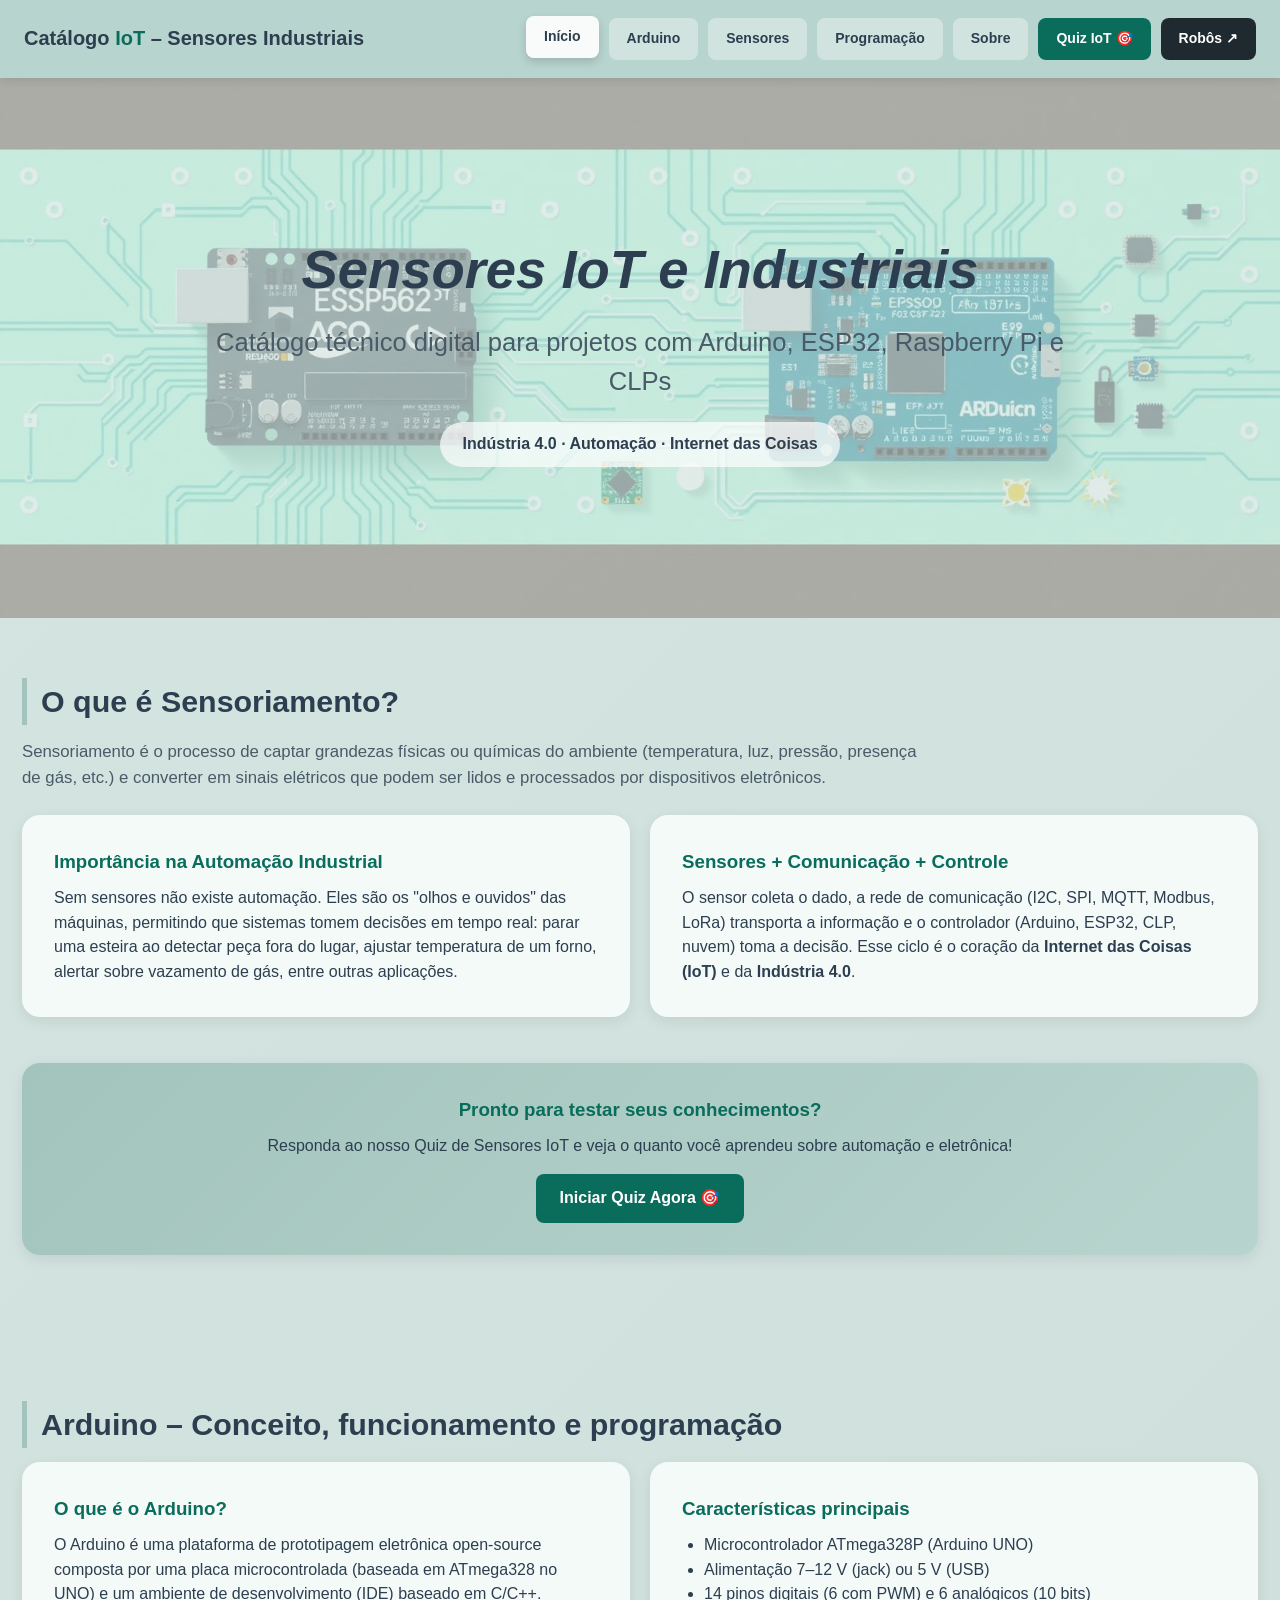
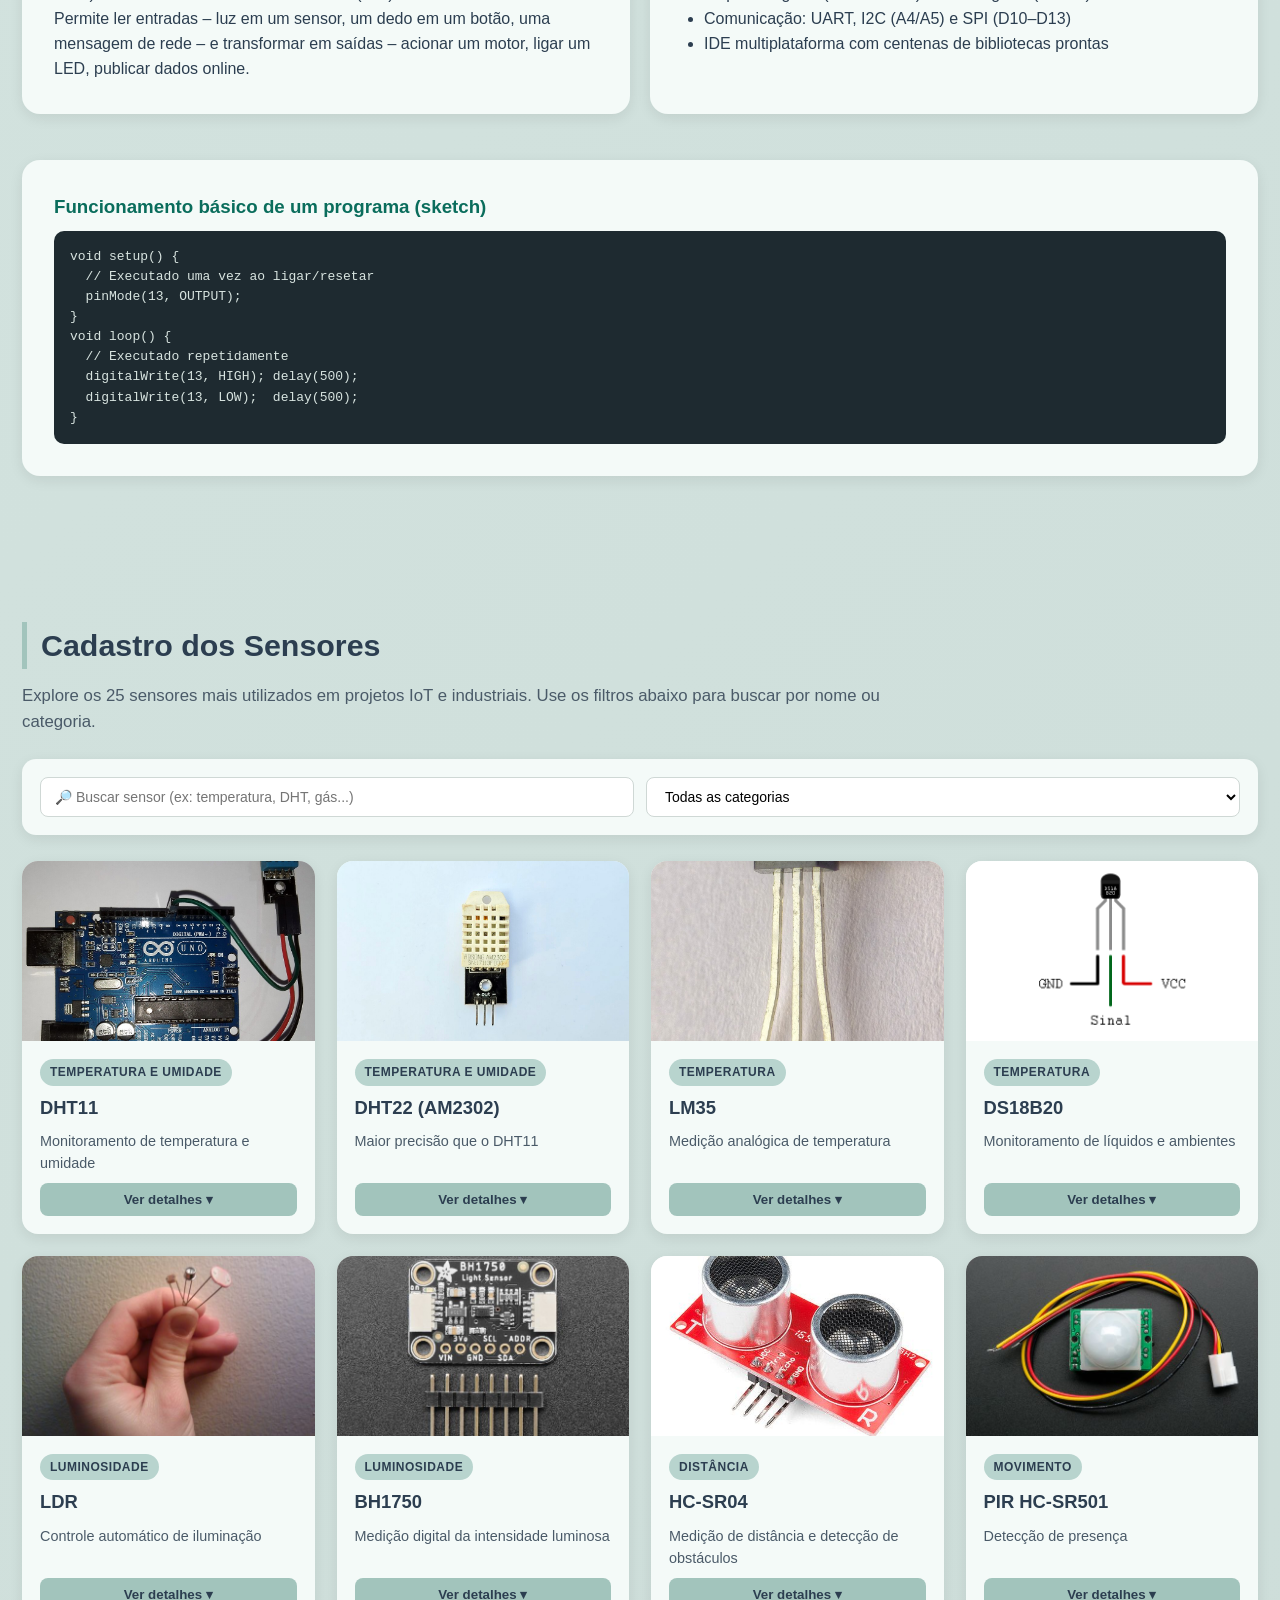
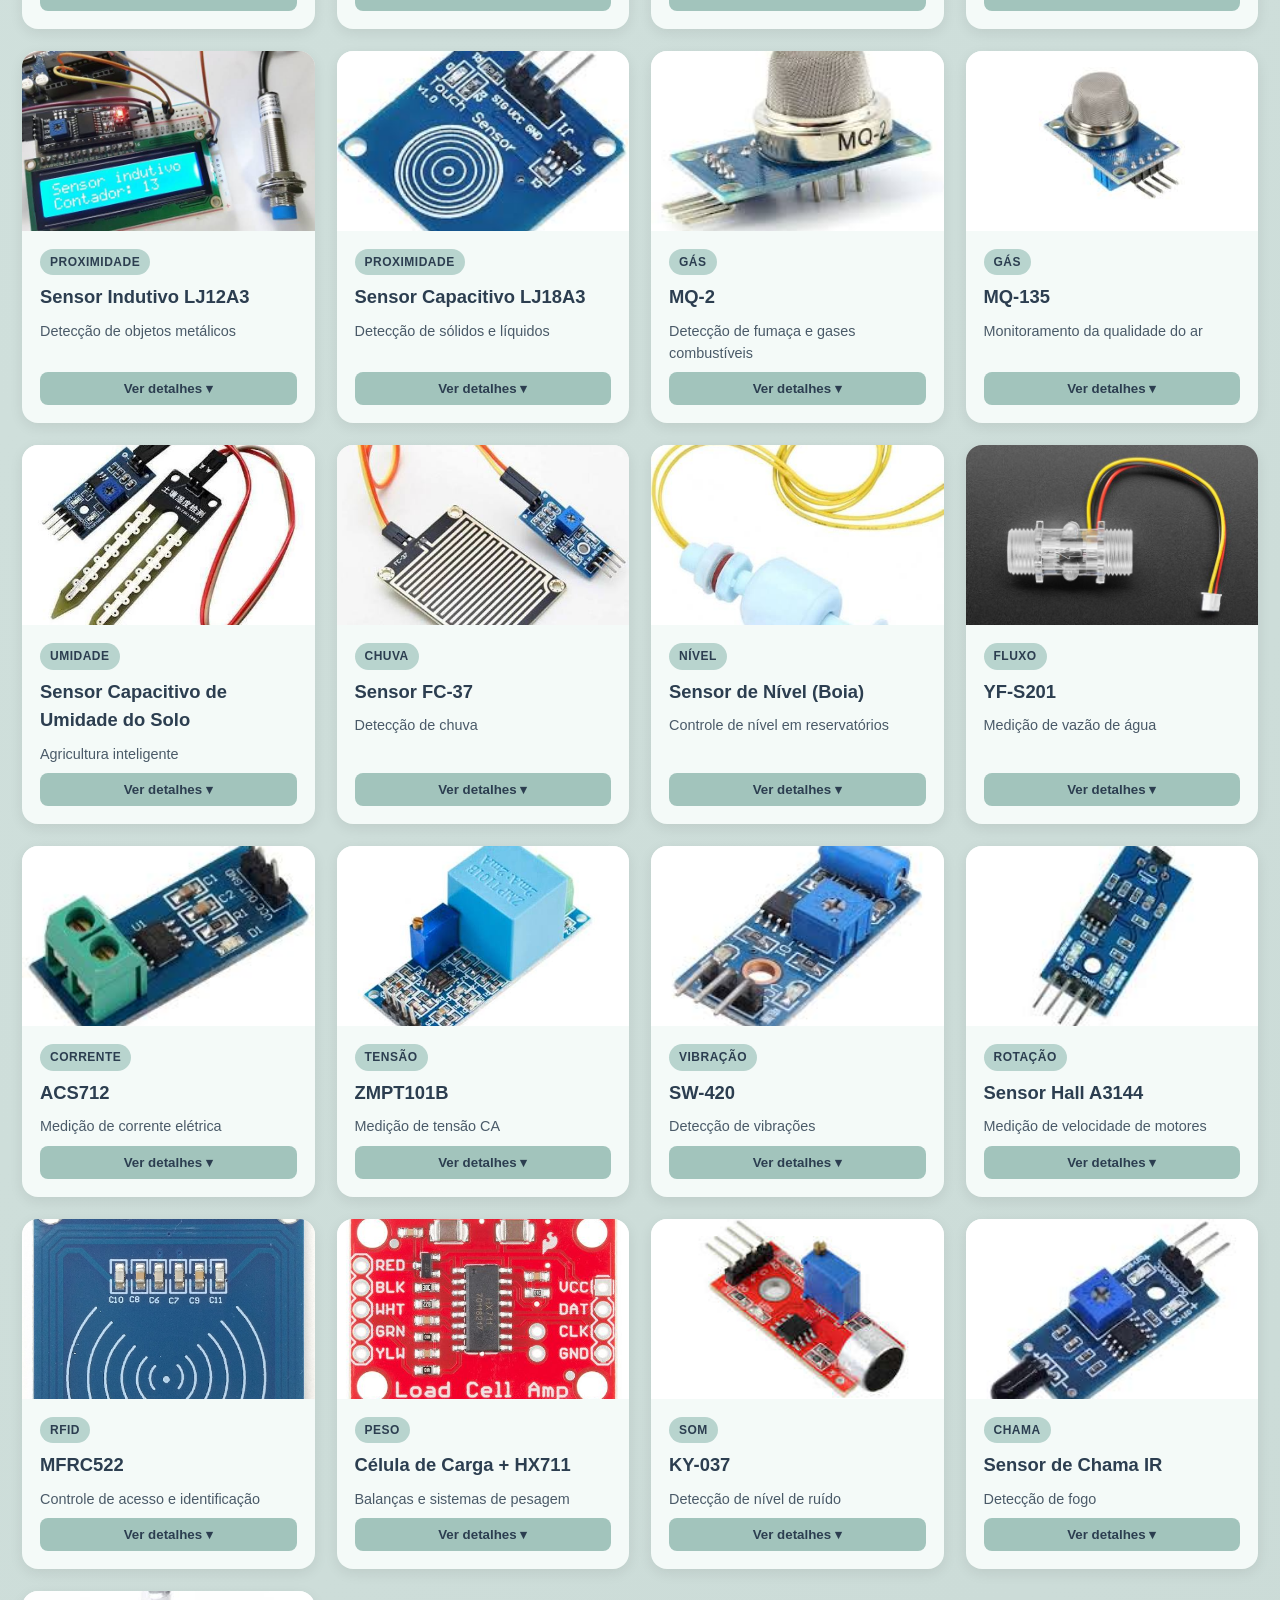
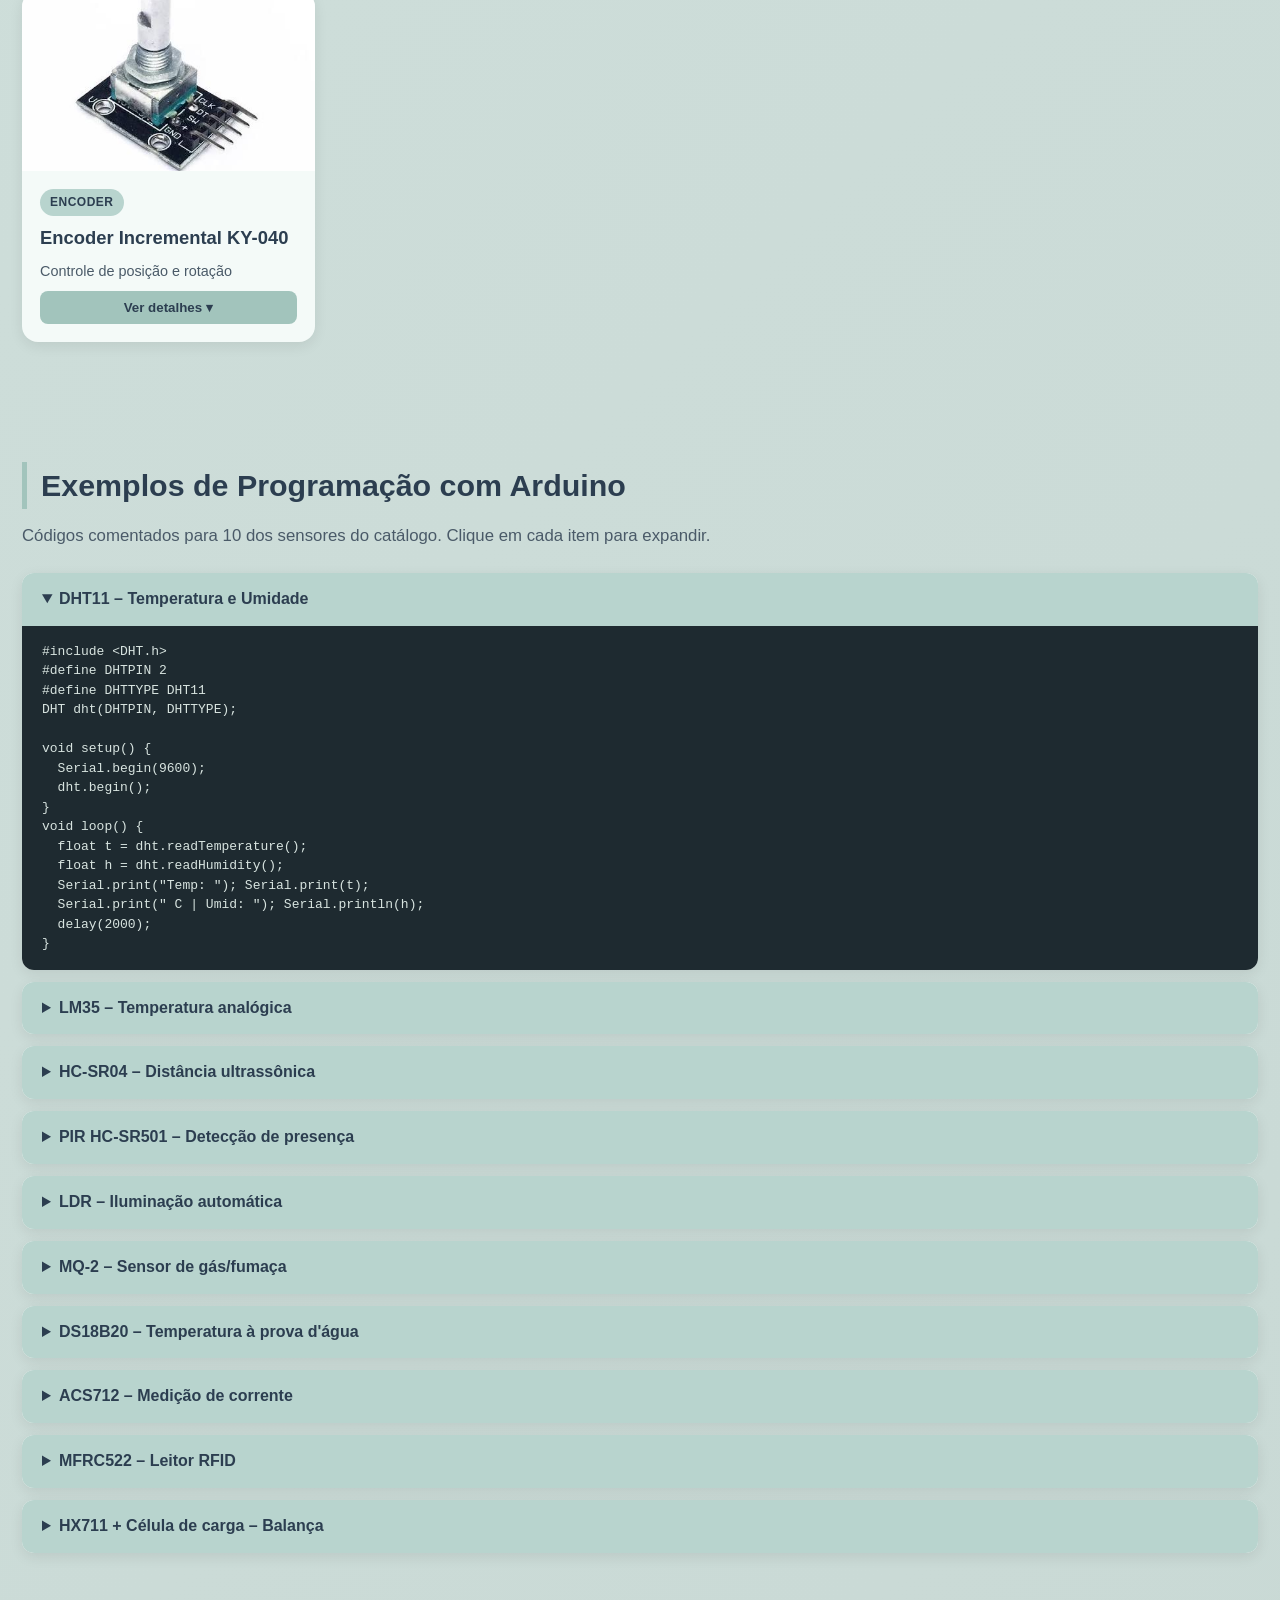
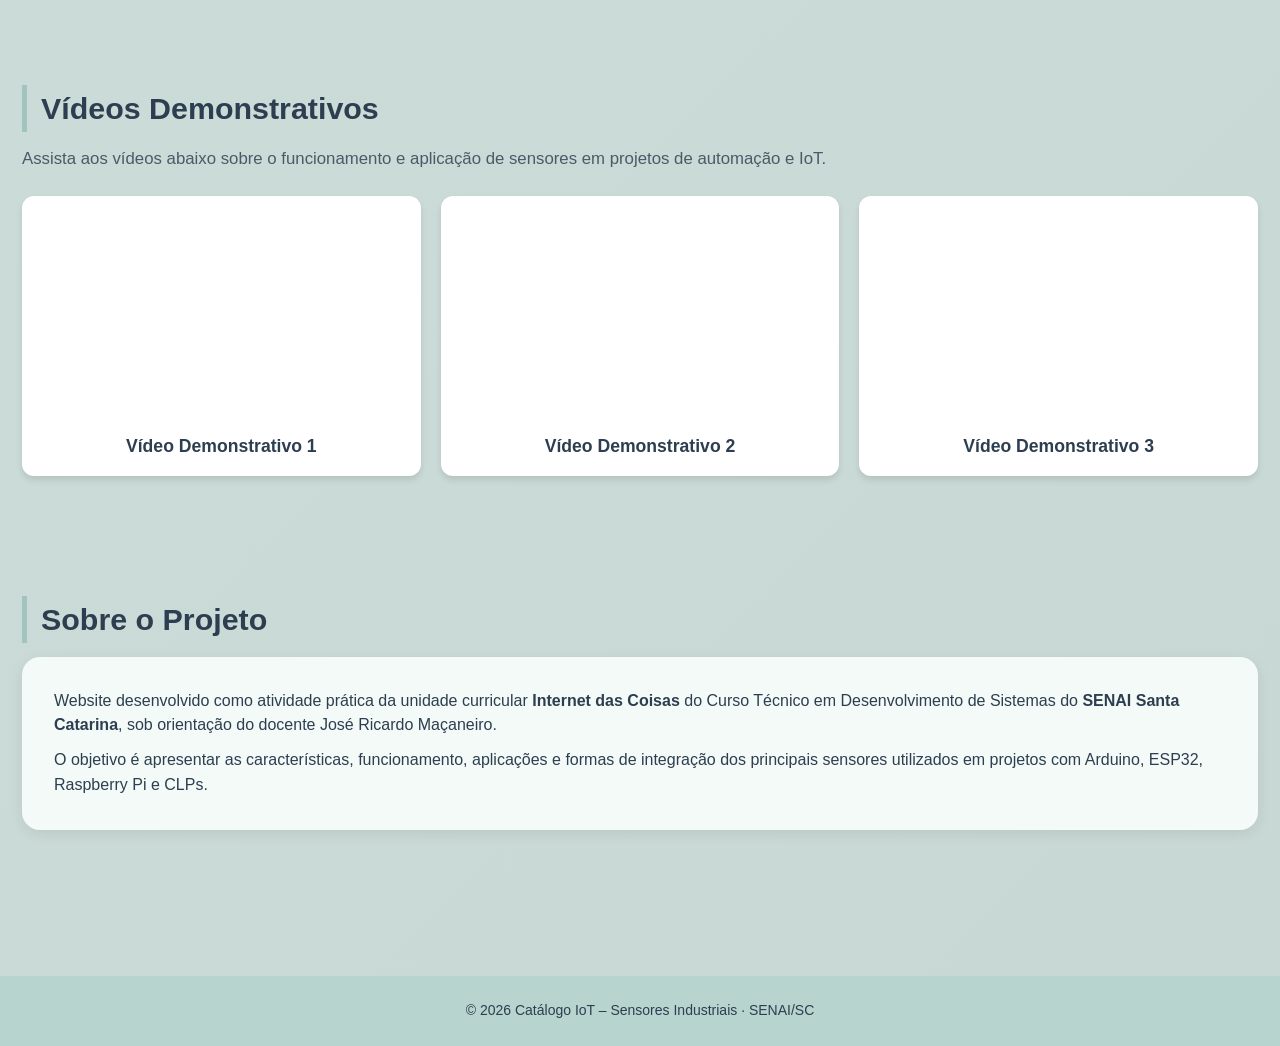
<file: index.html>
<!DOCTYPE html>
<html lang="pt-BR">
<head>
<meta charset="UTF-8">
<meta name="viewport" content="width=device-width, initial-scale=1">
<title>Catálogo IoT – Sensores Industriais | SENAI</title>
<script src="./script.js" defer></script>
<meta name="description" content="Catálogo técnico digital de sensores IoT e industriais para uso com Arduino, ESP32, Raspberry Pi e CLPs.">
<link rel="stylesheet" href="./styles.css">

</head>
<body>

<!-- ================= NAV ================= -->
<nav>
  <div class="nav-container">
    <div class="brand">Catálogo <span>IoT</span> – Sensores Industriais</div>
    <div class="nav-links">
      <a class="nav-link active" href="#inicio">Início</a>
      <a class="nav-link" href="#arduino">Arduino</a>
      <a class="nav-link" href="#sensores">Sensores</a>
      <a class="nav-link" href="#programacao">Programação</a>
      <a class="nav-link" href="#sobre">Sobre</a>
      <a class="nav-link" href="quiz.html" style="background: #0a6d5c; color: white;">
        Quiz IoT 🎯
      </a>
      <a class="nav-link" href="https://site-macaneiro.vercel.app/" target="_blank" style="background: #1e2a30; color: white;">
        Robôs ↗
      </a>
    </div>
  </div>
</nav>

<!-- ================= HERO ================= -->
<header class="hero" id="inicio">
  <div class="hero-content">
    <h1>Sensores IoT e Industriais</h1>
    <h2>Catálogo técnico digital para projetos com Arduino, ESP32, Raspberry Pi e CLPs</h2>
    <span class="tag">Indústria 4.0 · Automação · Internet das Coisas</span>
  </div>
</header>

<!-- ================= INÍCIO – conceitos ================= -->
<section class="page">
  <h2 class="section-title">O que é Sensoriamento?</h2>
  <p class="lead">Sensoriamento é o processo de captar grandezas físicas ou químicas do ambiente (temperatura, luz, pressão, presença de gás, etc.) e converter em sinais elétricos que podem ser lidos e processados por dispositivos eletrônicos.</p>

  <div class="two-col">
    <div class="arduino-card">
      <h3>Importância na Automação Industrial</h3>
      <p>Sem sensores não existe automação. Eles são os "olhos e ouvidos" das máquinas, permitindo que sistemas tomem decisões em tempo real: parar uma esteira ao detectar peça fora do lugar, ajustar temperatura de um forno, alertar sobre vazamento de gás, entre outras aplicações.</p>
    </div>
    <div class="arduino-card">
      <h3>Sensores + Comunicação + Controle</h3>
      <p>O sensor coleta o dado, a rede de comunicação (I2C, SPI, MQTT, Modbus, LoRa) transporta a informação e o controlador (Arduino, ESP32, CLP, nuvem) toma a decisão. Esse ciclo é o coração da <b>Internet das Coisas (IoT)</b> e da <b>Indústria 4.0</b>.</p>
    </div>
  </div>

  <!-- Chamada para o Quiz -->
  <div class="arduino-card" style="margin-top:20px; background: linear-gradient(135deg, #a2c4bc 0%, #b8d4ce 100%); text-align: center;">
    <h3>Pronto para testar seus conhecimentos?</h3>
    <p style="margin-bottom: 15px;">Responda ao nosso Quiz de Sensores IoT e veja o quanto você aprendeu sobre automação e eletrônica!</p>
    <a href="quiz.html" class="btn-detail" style="display: inline-block; padding: 12px 24px; text-decoration: none; font-size: 1rem; background: #0a6d5c; color: white;">Iniciar Quiz Agora 🎯</a>
  </div>
</section>

<!-- ================= ARDUINO ================= -->
<section class="page" id="arduino">
  <h2 class="section-title">Arduino – Conceito, funcionamento e programação</h2>
  <div class="two-col">
    <div class="arduino-card">
      <h3>O que é o Arduino?</h3>
      <p>O Arduino é uma plataforma de prototipagem eletrônica open-source composta por uma placa microcontrolada (baseada em ATmega328 no UNO) e um ambiente de desenvolvimento (IDE) baseado em C/C++. Permite ler entradas – luz em um sensor, um dedo em um botão, uma mensagem de rede – e transformar em saídas – acionar um motor, ligar um LED, publicar dados online.</p>
    </div>
    <div class="arduino-card">
      <h3>Características principais</h3>
      <ul>
        <li>Microcontrolador ATmega328P (Arduino UNO)</li>
        <li>Alimentação 7–12 V (jack) ou 5 V (USB)</li>
        <li>14 pinos digitais (6 com PWM) e 6 analógicos (10 bits)</li>
        <li>Comunicação: UART, I2C (A4/A5) e SPI (D10–D13)</li>
        <li>IDE multiplataforma com centenas de bibliotecas prontas</li>
      </ul>
    </div>
  </div>
  <div class="arduino-card" style="margin-top:20px">
    <h3>Funcionamento básico de um programa (sketch)</h3>
<pre style="background:#1e2a30;color:#d8e4e0;padding:16px;border-radius:10px;overflow-x:auto"><code>void setup() {
  // Executado uma vez ao ligar/resetar
  pinMode(13, OUTPUT);
}
void loop() {
  // Executado repetidamente
  digitalWrite(13, HIGH); delay(500);
  digitalWrite(13, LOW);  delay(500);
}</code></pre>
  </div>
</section>

<!-- ================= SENSORES ================= -->
<section class="page" id="sensores">
  <h2 class="section-title">Cadastro dos Sensores</h2>
  <p class="lead">Explore os 25 sensores mais utilizados em projetos IoT e industriais. Use os filtros abaixo para buscar por nome ou categoria.</p>

  <div class="filters">
    <input type="text" id="q" placeholder="🔎 Buscar sensor (ex: temperatura, DHT, gás...)">
    <select id="cat">
      <option value="">Todas as categorias</option>
      <option value="Chama">Chama</option><option value="Chuva">Chuva</option><option value="Corrente">Corrente</option><option value="Distância">Distância</option><option value="Encoder">Encoder</option><option value="Fluxo">Fluxo</option><option value="Gás">Gás</option><option value="Luminosidade">Luminosidade</option><option value="Movimento">Movimento</option><option value="Nível">Nível</option><option value="Peso">Peso</option><option value="Proximidade">Proximidade</option><option value="RFID">RFID</option><option value="Rotação">Rotação</option><option value="Som">Som</option><option value="Temperatura">Temperatura</option><option value="Temperatura e Umidade">Temperatura e Umidade</option><option value="Tensão">Tensão</option><option value="Umidade">Umidade</option><option value="Vibração">Vibração</option>
    </select>
  </div>

  <div class="grid" id="grid">
    <article class="sensor-card" data-cat="Temperatura e Umidade" data-search="dht11 temperatura e umidade monitoramento de temperatura e umidade">
      <div class="card-img"><img src="images/dht11.jpg" alt="Sensor DHT11" loading="lazy"></div>
      <div class="card-body">
        <span class="badge">Temperatura e Umidade</span>
        <h3>DHT11</h3>
        <p class="app">Monitoramento de temperatura e umidade</p>
        <button class="btn-detail" aria-expanded="false">Ver detalhes ▾</button>
        <div class="details" hidden>
          <dl>
            <dt>Conceito</dt><dd>Sensor digital de baixo custo que mede temperatura e umidade relativa do ar em um único módulo.</dd>
            <dt>Princípio de funcionamento</dt><dd>Utiliza um termistor NTC para temperatura e um sensor capacitivo de polímero para umidade. Um microcontrolador interno converte os valores e envia via protocolo digital de fio único.</dd>
            <dt>Especificações técnicas</dt><dd>Alimentação 3.3–5V; Temp: 0–50°C (±2°C); Umidade: 20–90% (±5%); Taxa: 1 Hz.</dd>
            <dt>Tipo de sinal</dt><dd>Digital (1-Wire proprietário)</dd>
            <dt>Aplicações industriais / IoT</dt><dd>Estações meteorológicas, estufas, controle de HVAC residencial, monitoramento de datacenters simples.</dd>
            <dt>Exemplo de uso em projeto</dt><dd>Ligado a um Arduino UNO no pino D2 com biblioteca DHT.h para exibir temperatura e umidade em um display LCD I2C.</dd>
            <dt>Fabricantes / modelos comerciais</dt><dd>Aosong, ELEGOO, Robocore, HiLetgo</dd>
          </dl>
        </div>
      </div>
    </article>
    <article class="sensor-card" data-cat="Temperatura e Umidade" data-search="dht22 (am2302) temperatura e umidade maior precisão que o dht11">
      <div class="card-img"><img src="images/dht22.jpg" alt="Sensor DHT22 (AM2302)" loading="lazy"></div>
      <div class="card-body">
        <span class="badge">Temperatura e Umidade</span>
        <h3>DHT22 (AM2302)</h3>
        <p class="app">Maior precisão que o DHT11</p>
        <button class="btn-detail" aria-expanded="false">Ver detalhes ▾</button>
        <div class="details" hidden>
          <dl>
            <dt>Conceito</dt><dd>Versão aprimorada do DHT11, com maior faixa de medição e melhor precisão.</dd>
            <dt>Princípio de funcionamento</dt><dd>Mesmo princípio (termistor + capacitivo) porém com calibração de fábrica armazenada em memória interna.</dd>
            <dt>Especificações técnicas</dt><dd>Alimentação 3.3–6V; Temp: -40 a 80°C (±0.5°C); Umidade: 0–100% (±2%); Taxa: 0.5 Hz.</dd>
            <dt>Tipo de sinal</dt><dd>Digital (1-Wire proprietário)</dd>
            <dt>Aplicações industriais / IoT</dt><dd>Monitoramento agrícola, indústria alimentícia, climatização precisa, IoT ambiental.</dd>
            <dt>Exemplo de uso em projeto</dt><dd>Conectado a um ESP32 enviando dados de temperatura/umidade a cada 30s para um dashboard MQTT/Node-RED.</dd>
            <dt>Fabricantes / modelos comerciais</dt><dd>Aosong AM2302, Adafruit, DFRobot</dd>
          </dl>
        </div>
      </div>
    </article>
    <article class="sensor-card" data-cat="Temperatura" data-search="lm35 temperatura medição analógica de temperatura">
      <div class="card-img"><img src="images/lm35.jpg" alt="Sensor LM35" loading="lazy"></div>
      <div class="card-body">
        <span class="badge">Temperatura</span>
        <h3>LM35</h3>
        <p class="app">Medição analógica de temperatura</p>
        <button class="btn-detail" aria-expanded="false">Ver detalhes ▾</button>
        <div class="details" hidden>
          <dl>
            <dt>Conceito</dt><dd>Sensor analógico linear de temperatura que fornece 10 mV por °C.</dd>
            <dt>Princípio de funcionamento</dt><dd>Utiliza a variação da tensão base-emissor de um par de transistores em função da temperatura para gerar uma saída proporcional em milivolts.</dd>
            <dt>Especificações técnicas</dt><dd>Alimentação 4–30V; Faixa -55 a 150°C; Precisão ±0.5°C; Saída 10 mV/°C.</dd>
            <dt>Tipo de sinal</dt><dd>Analógico (tensão)</dd>
            <dt>Aplicações industriais / IoT</dt><dd>Termômetros digitais, controle de temperatura em processos, monitoramento de motores.</dd>
            <dt>Exemplo de uso em projeto</dt><dd>Ligado ao pino A0 do Arduino, valor lido por analogRead() e convertido em °C: temp = (leitura*5.0/1023)*100.</dd>
            <dt>Fabricantes / modelos comerciais</dt><dd>Texas Instruments, ON Semiconductor</dd>
          </dl>
        </div>
      </div>
    </article>
    <article class="sensor-card" data-cat="Temperatura" data-search="ds18b20 temperatura monitoramento de líquidos e ambientes">
      <div class="card-img"><img src="images/ds18b20.jpg" alt="Sensor DS18B20" loading="lazy"></div>
      <div class="card-body">
        <span class="badge">Temperatura</span>
        <h3>DS18B20</h3>
        <p class="app">Monitoramento de líquidos e ambientes</p>
        <button class="btn-detail" aria-expanded="false">Ver detalhes ▾</button>
        <div class="details" hidden>
          <dl>
            <dt>Conceito</dt><dd>Sensor digital de temperatura à prova d'água, usa protocolo OneWire.</dd>
            <dt>Princípio de funcionamento</dt><dd>Cada sensor possui um endereço único de 64 bits; converte temperatura em valor digital via ADC interno e transmite pelo barramento 1-Wire.</dd>
            <dt>Especificações técnicas</dt><dd>Alimentação 3.0–5.5V; Faixa -55 a 125°C; Precisão ±0.5°C; Resolução 9–12 bits.</dd>
            <dt>Tipo de sinal</dt><dd>Digital (1-Wire / OneWire)</dd>
            <dt>Aplicações industriais / IoT</dt><dd>Aquários, caldeiras, cervejarias artesanais, monitoramento de estufas, câmaras frias.</dd>
            <dt>Exemplo de uso em projeto</dt><dd>Vários sensores no mesmo pino do Arduino usando OneWire.h + DallasTemperature.h para monitorar caldeira e retorno.</dd>
            <dt>Fabricantes / modelos comerciais</dt><dd>Maxim/Analog Devices, Robocore</dd>
          </dl>
        </div>
      </div>
    </article>
    <article class="sensor-card" data-cat="Luminosidade" data-search="ldr luminosidade controle automático de iluminação">
      <div class="card-img"><img src="images/ldr.jpg" alt="Sensor LDR" loading="lazy"></div>
      <div class="card-body">
        <span class="badge">Luminosidade</span>
        <h3>LDR</h3>
        <p class="app">Controle automático de iluminação</p>
        <button class="btn-detail" aria-expanded="false">Ver detalhes ▾</button>
        <div class="details" hidden>
          <dl>
            <dt>Conceito</dt><dd>Resistor dependente da luz (Light Dependent Resistor); sua resistência diminui quando a incidência luminosa aumenta.</dd>
            <dt>Princípio de funcionamento</dt><dd>Composto de sulfeto de cádmio (CdS); a energia luminosa libera portadores de carga, reduzindo a resistência elétrica do material.</dd>
            <dt>Especificações técnicas</dt><dd>Resistência ~1MΩ no escuro e ~1kΩ na luz; Alimentação livre (com divisor de tensão).</dd>
            <dt>Tipo de sinal</dt><dd>Analógico (via divisor de tensão)</dd>
            <dt>Aplicações industriais / IoT</dt><dd>Postes com acendimento automático, sensores de presença de luz, contagem de rotação.</dd>
            <dt>Exemplo de uso em projeto</dt><dd>Divisor de tensão LDR+10kΩ ligado em A0 do Arduino; acende LED quando a leitura for menor que 300.</dd>
            <dt>Fabricantes / modelos comerciais</dt><dd>GL55xx, Vishay, genéricos</dd>
          </dl>
        </div>
      </div>
    </article>
    <article class="sensor-card" data-cat="Luminosidade" data-search="bh1750 luminosidade medição digital da intensidade luminosa">
      <div class="card-img"><img src="images/bh1750.jpg" alt="Sensor BH1750" loading="lazy"></div>
      <div class="card-body">
        <span class="badge">Luminosidade</span>
        <h3>BH1750</h3>
        <p class="app">Medição digital da intensidade luminosa</p>
        <button class="btn-detail" aria-expanded="false">Ver detalhes ▾</button>
        <div class="details" hidden>
          <dl>
            <dt>Conceito</dt><dd>Sensor digital de luminosidade que fornece leitura direta em lux.</dd>
            <dt>Princípio de funcionamento</dt><dd>Fotodiodo com resposta próxima ao olho humano; ADC de 16 bits converte o sinal e disponibiliza o valor via I2C.</dd>
            <dt>Especificações técnicas</dt><dd>Alimentação 2.4–3.6V; Faixa 1–65535 lux; Resolução 1 lux; Endereços I2C 0x23/0x5C.</dd>
            <dt>Tipo de sinal</dt><dd>Digital I2C</dd>
            <dt>Aplicações industriais / IoT</dt><dd>Automação de iluminação em prédios inteligentes, agricultura de precisão, câmeras.</dd>
            <dt>Exemplo de uso em projeto</dt><dd>ESP32 lendo lux via BH1750.h e ajustando via PWM a intensidade de uma fita LED.</dd>
            <dt>Fabricantes / modelos comerciais</dt><dd>Rohm Semiconductor, GY-30, GY-302</dd>
          </dl>
        </div>
      </div>
    </article>
    <article class="sensor-card" data-cat="Distância" data-search="hc-sr04 distância medição de distância e detecção de obstáculos">
      <div class="card-img"><img src="images/hcsr04.jpg" alt="Sensor HC-SR04" loading="lazy"></div>
      <div class="card-body">
        <span class="badge">Distância</span>
        <h3>HC-SR04</h3>
        <p class="app">Medição de distância e detecção de obstáculos</p>
        <button class="btn-detail" aria-expanded="false">Ver detalhes ▾</button>
        <div class="details" hidden>
          <dl>
            <dt>Conceito</dt><dd>Sensor ultrassônico que mede distância a objetos usando ondas sonoras de 40 kHz.</dd>
            <dt>Princípio de funcionamento</dt><dd>Emite pulso ultrassônico pelo TRIG; ao receber o eco no ECHO, calcula o tempo de ida e volta. Distância = (tempo * velocidade do som)/2.</dd>
            <dt>Especificações técnicas</dt><dd>Alimentação 5V; Faixa 2–400 cm; Precisão ±3 mm; Ângulo ~15°.</dd>
            <dt>Tipo de sinal</dt><dd>Digital (pulso TRIG/ECHO)</dd>
            <dt>Aplicações industriais / IoT</dt><dd>Robôs móveis, estacionamento veicular, medição de nível em silos, portas automáticas.</dd>
            <dt>Exemplo de uso em projeto</dt><dd>Robô Arduino que gira 90° quando lê distância menor que 20 cm à frente.</dd>
            <dt>Fabricantes / modelos comerciais</dt><dd>Elecfreaks, HC-SR04, HY-SRF05</dd>
          </dl>
        </div>
      </div>
    </article>
    <article class="sensor-card" data-cat="Movimento" data-search="pir hc-sr501 movimento detecção de presença">
      <div class="card-img"><img src="images/pir.jpg" alt="Sensor PIR HC-SR501" loading="lazy"></div>
      <div class="card-body">
        <span class="badge">Movimento</span>
        <h3>PIR HC-SR501</h3>
        <p class="app">Detecção de presença</p>
        <button class="btn-detail" aria-expanded="false">Ver detalhes ▾</button>
        <div class="details" hidden>
          <dl>
            <dt>Conceito</dt><dd>Sensor infravermelho passivo (Passive InfraRed) que detecta variações de calor causadas por movimento humano/animal.</dd>
            <dt>Princípio de funcionamento</dt><dd>Dois elementos piroelétricos detectam radiação IR emitida por corpos; quando um corpo se move, gera diferencial de tensão interpretado como movimento.</dd>
            <dt>Especificações técnicas</dt><dd>Alimentação 5–12V; Alcance 3–7 m; Ângulo 120°; Delay/sensibilidade ajustáveis por trimpot.</dd>
            <dt>Tipo de sinal</dt><dd>Digital (nível alto ao detectar)</dd>
            <dt>Aplicações industriais / IoT</dt><dd>Alarmes residenciais, acendimento automático de luz, contagem de pessoas.</dd>
            <dt>Exemplo de uso em projeto</dt><dd>Ligado a ESP8266 para acender lâmpada Wi-Fi via relé e enviar notificação Telegram ao detectar presença.</dd>
            <dt>Fabricantes / modelos comerciais</dt><dd>HC-SR501, HC-SR505, AM312</dd>
          </dl>
        </div>
      </div>
    </article>
    <article class="sensor-card" data-cat="Proximidade" data-search="sensor indutivo lj12a3 proximidade detecção de objetos metálicos">
      <div class="card-img"><img src="images/indutivo.jpg" alt="Sensor Sensor Indutivo LJ12A3" loading="lazy"></div>
      <div class="card-body">
        <span class="badge">Proximidade</span>
        <h3>Sensor Indutivo LJ12A3</h3>
        <p class="app">Detecção de objetos metálicos</p>
        <button class="btn-detail" aria-expanded="false">Ver detalhes ▾</button>
        <div class="details" hidden>
          <dl>
            <dt>Conceito</dt><dd>Sensor de proximidade sem contato que detecta apenas materiais metálicos.</dd>
            <dt>Princípio de funcionamento</dt><dd>Uma bobina gera campo eletromagnético; ao aproximar um metal, correntes de Foucault alteram a impedância da bobina, ativando a saída.</dd>
            <dt>Especificações técnicas</dt><dd>Alimentação 6–36V; Distância 4 mm; Corrente 300 mA; Saída NPN ou PNP (NA/NF).</dd>
            <dt>Tipo de sinal</dt><dd>Digital (NPN/PNP, 24V industrial)</dd>
            <dt>Aplicações industriais / IoT</dt><dd>Contagem de peças em esteiras, fim de curso em máquinas CNC, controle de posição em CLPs.</dd>
            <dt>Exemplo de uso em projeto</dt><dd>Ligado a uma entrada digital de CLP Siemens para contar latas metálicas em uma linha de produção.</dd>
            <dt>Fabricantes / modelos comerciais</dt><dd>Autonics, Omron, Sick, Metaltex</dd>
          </dl>
        </div>
      </div>
    </article>
    <article class="sensor-card" data-cat="Proximidade" data-search="sensor capacitivo lj18a3 proximidade detecção de sólidos e líquidos">
      <div class="card-img"><img src="images/capacitivo.jpg" alt="Sensor Sensor Capacitivo LJ18A3" loading="lazy"></div>
      <div class="card-body">
        <span class="badge">Proximidade</span>
        <h3>Sensor Capacitivo LJ18A3</h3>
        <p class="app">Detecção de sólidos e líquidos</p>
        <button class="btn-detail" aria-expanded="false">Ver detalhes ▾</button>
        <div class="details" hidden>
          <dl>
            <dt>Conceito</dt><dd>Sensor de proximidade capaz de detectar qualquer material (metal, plástico, líquido, vidro).</dd>
            <dt>Princípio de funcionamento</dt><dd>Um capacitor forma-se entre a face do sensor e o alvo; a presença de material altera a capacitância, ativando a saída.</dd>
            <dt>Especificações técnicas</dt><dd>Alimentação 6–36V; Distância 1–25 mm; Saída NPN/PNP; NA/NF.</dd>
            <dt>Tipo de sinal</dt><dd>Digital (NPN/PNP, 24V industrial)</dd>
            <dt>Aplicações industriais / IoT</dt><dd>Detecção de nível de grãos, líquidos em tanques, presença de embalagens.</dd>
            <dt>Exemplo de uso em projeto</dt><dd>Instalado no exterior de um tanque plástico para acionar bomba quando o nível cai.</dd>
            <dt>Fabricantes / modelos comerciais</dt><dd>Autonics, Omron, Sick</dd>
          </dl>
        </div>
      </div>
    </article>
    <article class="sensor-card" data-cat="Gás" data-search="mq-2 gás detecção de fumaça e gases combustíveis">
      <div class="card-img"><img src="images/mq2.jpg" alt="Sensor MQ-2" loading="lazy"></div>
      <div class="card-body">
        <span class="badge">Gás</span>
        <h3>MQ-2</h3>
        <p class="app">Detecção de fumaça e gases combustíveis</p>
        <button class="btn-detail" aria-expanded="false">Ver detalhes ▾</button>
        <div class="details" hidden>
          <dl>
            <dt>Conceito</dt><dd>Sensor de gás semicondutor sensível a GLP, butano, metano, álcool, hidrogênio e fumaça.</dd>
            <dt>Princípio de funcionamento</dt><dd>Um filme de SnO2 aquecido varia sua resistência conforme moléculas de gás são adsorvidas em sua superfície.</dd>
            <dt>Especificações técnicas</dt><dd>Alimentação 5V; Faixa 300–10000 ppm; Aquecedor ~150 mA; Saídas analógica e digital.</dd>
            <dt>Tipo de sinal</dt><dd>Analógico e Digital</dd>
            <dt>Aplicações industriais / IoT</dt><dd>Alarmes de incêndio, detectores de vazamento de GLP em cozinhas industriais.</dd>
            <dt>Exemplo de uso em projeto</dt><dd>ESP32 lendo A0; se leitura &gt; limite, aciona buzzer e envia alerta para app Blynk.</dd>
            <dt>Fabricantes / modelos comerciais</dt><dd>Hanwei Electronics, Winsen</dd>
          </dl>
        </div>
      </div>
    </article>
    <article class="sensor-card" data-cat="Gás" data-search="mq-135 gás monitoramento da qualidade do ar">
      <div class="card-img"><img src="images/mq135.jpg" alt="Sensor MQ-135" loading="lazy"></div>
      <div class="card-body">
        <span class="badge">Gás</span>
        <h3>MQ-135</h3>
        <p class="app">Monitoramento da qualidade do ar</p>
        <button class="btn-detail" aria-expanded="false">Ver detalhes ▾</button>
        <div class="details" hidden>
          <dl>
            <dt>Conceito</dt><dd>Sensor sensível a NH3, NOx, álcool, benzeno, fumaça e CO2, útil para IAQ (Indoor Air Quality).</dd>
            <dt>Princípio de funcionamento</dt><dd>Mesmo princípio semicondutor (SnO2) do MQ-2, calibrado para outros compostos.</dd>
            <dt>Especificações técnicas</dt><dd>Alimentação 5V; Faixa 10–1000 ppm; Aquecedor &lt;800 mW.</dd>
            <dt>Tipo de sinal</dt><dd>Analógico e Digital</dd>
            <dt>Aplicações industriais / IoT</dt><dd>Purificadores de ar inteligentes, monitoramento urbano, estações IoT ambientais.</dd>
            <dt>Exemplo de uso em projeto</dt><dd>Raspberry Pi + ADC MCP3008 lendo MQ-135 e postando índice de qualidade do ar via HTTP.</dd>
            <dt>Fabricantes / modelos comerciais</dt><dd>Hanwei, Winsen</dd>
          </dl>
        </div>
      </div>
    </article>
    <article class="sensor-card" data-cat="Umidade" data-search="sensor capacitivo de umidade do solo umidade agricultura inteligente">
      <div class="card-img"><img src="images/umidade_solo.jpg" alt="Sensor Sensor Capacitivo de Umidade do Solo" loading="lazy"></div>
      <div class="card-body">
        <span class="badge">Umidade</span>
        <h3>Sensor Capacitivo de Umidade do Solo</h3>
        <p class="app">Agricultura inteligente</p>
        <button class="btn-detail" aria-expanded="false">Ver detalhes ▾</button>
        <div class="details" hidden>
          <dl>
            <dt>Conceito</dt><dd>Sensor que mede a umidade do solo por capacitância, sem contato metálico direto com a terra.</dd>
            <dt>Princípio de funcionamento</dt><dd>A umidade do solo altera a constante dielétrica entre placas do sensor, mudando a frequência de um oscilador; convertida em tensão analógica.</dd>
            <dt>Especificações técnicas</dt><dd>Alimentação 3.3–5.5V; Saída 0–3V; Resistente a corrosão.</dd>
            <dt>Tipo de sinal</dt><dd>Analógico</dd>
            <dt>Aplicações industriais / IoT</dt><dd>Irrigação automática de vasos e hortas, agricultura de precisão, estufas.</dd>
            <dt>Exemplo de uso em projeto</dt><dd>ESP32 lê o sensor a cada 10 min e liga relé da bomba d'água quando abaixo de 30%.</dd>
            <dt>Fabricantes / modelos comerciais</dt><dd>DFRobot Gravity, genéricos v1.2/v2.0</dd>
          </dl>
        </div>
      </div>
    </article>
    <article class="sensor-card" data-cat="Chuva" data-search="sensor fc-37 chuva detecção de chuva">
      <div class="card-img"><img src="images/chuva.jpg" alt="Sensor Sensor FC-37" loading="lazy"></div>
      <div class="card-body">
        <span class="badge">Chuva</span>
        <h3>Sensor FC-37</h3>
        <p class="app">Detecção de chuva</p>
        <button class="btn-detail" aria-expanded="false">Ver detalhes ▾</button>
        <div class="details" hidden>
          <dl>
            <dt>Conceito</dt><dd>Módulo que detecta a presença de gotas de água em sua placa condutora.</dd>
            <dt>Princípio de funcionamento</dt><dd>Duas trilhas condutoras em paralelo formam um circuito aberto; ao serem molhadas, sua resistência cai e é lida pelo comparador LM393.</dd>
            <dt>Especificações técnicas</dt><dd>Alimentação 3.3–5V; Saídas analógica (A0) e digital (D0) com limite ajustável.</dd>
            <dt>Tipo de sinal</dt><dd>Analógico e Digital</dd>
            <dt>Aplicações industriais / IoT</dt><dd>Fechamento automático de janelas/toldos, alarme de chuva em estufas, estações climáticas.</dd>
            <dt>Exemplo de uso em projeto</dt><dd>Arduino detecta chuva e aciona servo motor para fechar cobertura do varal.</dd>
            <dt>Fabricantes / modelos comerciais</dt><dd>FC-37, YL-83</dd>
          </dl>
        </div>
      </div>
    </article>
    <article class="sensor-card" data-cat="Nível" data-search="sensor de nível (boia) nível controle de nível em reservatórios">
      <div class="card-img"><img src="images/boia.jpg" alt="Sensor Sensor de Nível (Boia)" loading="lazy"></div>
      <div class="card-body">
        <span class="badge">Nível</span>
        <h3>Sensor de Nível (Boia)</h3>
        <p class="app">Controle de nível em reservatórios</p>
        <button class="btn-detail" aria-expanded="false">Ver detalhes ▾</button>
        <div class="details" hidden>
          <dl>
            <dt>Conceito</dt><dd>Interruptor magnético acionado pela flutuação de uma boia sobre o líquido.</dd>
            <dt>Princípio de funcionamento</dt><dd>Um reed switch dentro do corpo é ativado por um ímã embutido na boia quando esta atinge determinado nível.</dd>
            <dt>Especificações técnicas</dt><dd>Tensão até 100 V; Corrente até 0.5 A; Materiais em PP ou inox.</dd>
            <dt>Tipo de sinal</dt><dd>Digital (contato seco NA/NF)</dd>
            <dt>Aplicações industriais / IoT</dt><dd>Caixas d'água, cisternas, bombas de esgoto, indústrias químicas.</dd>
            <dt>Exemplo de uso em projeto</dt><dd>CLP recebendo contato da boia para ligar bomba de recalque automaticamente.</dd>
            <dt>Fabricantes / modelos comerciais</dt><dd>Icos, Margirius, Genebre</dd>
          </dl>
        </div>
      </div>
    </article>
    <article class="sensor-card" data-cat="Fluxo" data-search="yf-s201 fluxo medição de vazão de água">
      <div class="card-img"><img src="images/yfs201.jpg" alt="Sensor YF-S201" loading="lazy"></div>
      <div class="card-body">
        <span class="badge">Fluxo</span>
        <h3>YF-S201</h3>
        <p class="app">Medição de vazão de água</p>
        <button class="btn-detail" aria-expanded="false">Ver detalhes ▾</button>
        <div class="details" hidden>
          <dl>
            <dt>Conceito</dt><dd>Sensor de vazão que mede quantos litros passam por uma tubulação.</dd>
            <dt>Princípio de funcionamento</dt><dd>Uma turbina interna gira conforme o fluxo; um sensor Hall converte a rotação em pulsos de frequência proporcional à vazão.</dd>
            <dt>Especificações técnicas</dt><dd>Alimentação 5–24V; Faixa 1–30 L/min; Pressão máx. 1.75 MPa; Rosca 1/2".</dd>
            <dt>Tipo de sinal</dt><dd>Digital (pulso de frequência)</dd>
            <dt>Aplicações industriais / IoT</dt><dd>Hidrômetros, controle de consumo em prédios, dosagem em cervejarias.</dd>
            <dt>Exemplo de uso em projeto</dt><dd>Arduino conta pulsos via interrupção e calcula L/min; envia via LoRa para gateway.</dd>
            <dt>Fabricantes / modelos comerciais</dt><dd>YF-S201, Digiten</dd>
          </dl>
        </div>
      </div>
    </article>
    <article class="sensor-card" data-cat="Corrente" data-search="acs712 corrente medição de corrente elétrica">
      <div class="card-img"><img src="images/acs712.jpg" alt="Sensor ACS712" loading="lazy"></div>
      <div class="card-body">
        <span class="badge">Corrente</span>
        <h3>ACS712</h3>
        <p class="app">Medição de corrente elétrica</p>
        <button class="btn-detail" aria-expanded="false">Ver detalhes ▾</button>
        <div class="details" hidden>
          <dl>
            <dt>Conceito</dt><dd>Sensor de corrente CA/CC baseado em efeito Hall, com isolação galvânica.</dd>
            <dt>Princípio de funcionamento</dt><dd>O condutor passa por um caminho interno; o campo magnético gerado é convertido em tensão proporcional à corrente por um elemento Hall.</dd>
            <dt>Especificações técnicas</dt><dd>Alimentação 5V; Faixas 5A/20A/30A; Sensibilidade 185/100/66 mV/A.</dd>
            <dt>Tipo de sinal</dt><dd>Analógico</dd>
            <dt>Aplicações industriais / IoT</dt><dd>Medidores de consumo, proteção contra sobrecorrente, monitoramento de motores.</dd>
            <dt>Exemplo de uso em projeto</dt><dd>Arduino calcula RMS de corrente CA e mostra kWh consumido em display OLED.</dd>
            <dt>Fabricantes / modelos comerciais</dt><dd>Allegro Microsystems</dd>
          </dl>
        </div>
      </div>
    </article>
    <article class="sensor-card" data-cat="Tensão" data-search="zmpt101b tensão medição de tensão ca">
      <div class="card-img"><img src="images/zmpt101b.jpg" alt="Sensor ZMPT101B" loading="lazy"></div>
      <div class="card-body">
        <span class="badge">Tensão</span>
        <h3>ZMPT101B</h3>
        <p class="app">Medição de tensão CA</p>
        <button class="btn-detail" aria-expanded="false">Ver detalhes ▾</button>
        <div class="details" hidden>
          <dl>
            <dt>Conceito</dt><dd>Transformador de precisão para medir tensão alternada da rede elétrica com segurança.</dd>
            <dt>Princípio de funcionamento</dt><dd>Um transformador de tensão reduz 220/110V para valores lidos por microcontrolador; um op-amp ajusta o ganho.</dd>
            <dt>Especificações técnicas</dt><dd>Faixa 0–250 VCA; Saída ajustável 0–3.3V/5V; Precisão ~1%.</dd>
            <dt>Tipo de sinal</dt><dd>Analógico</dd>
            <dt>Aplicações industriais / IoT</dt><dd>Wattímetros, monitoramento de qualidade de energia, medidores inteligentes.</dd>
            <dt>Exemplo de uso em projeto</dt><dd>ESP32 mede Vrms + corrente do ACS712 e calcula potência ativa/reativa e fator de potência.</dd>
            <dt>Fabricantes / modelos comerciais</dt><dd>Qingxian Zeming Langxi Electronic</dd>
          </dl>
        </div>
      </div>
    </article>
    <article class="sensor-card" data-cat="Vibração" data-search="sw-420 vibração detecção de vibrações">
      <div class="card-img"><img src="images/sw420.jpg" alt="Sensor SW-420" loading="lazy"></div>
      <div class="card-body">
        <span class="badge">Vibração</span>
        <h3>SW-420</h3>
        <p class="app">Detecção de vibrações</p>
        <button class="btn-detail" aria-expanded="false">Ver detalhes ▾</button>
        <div class="details" hidden>
          <dl>
            <dt>Conceito</dt><dd>Módulo de detecção de vibração/choque com saída digital.</dd>
            <dt>Princípio de funcionamento</dt><dd>Um cilindro com esfera metálica interna fecha um contato quando vibrado; comparador LM393 gera saída digital com sensibilidade ajustável.</dd>
            <dt>Especificações técnicas</dt><dd>Alimentação 3.3–5V; Sensibilidade via trimpot; Saídas D0 e A0.</dd>
            <dt>Tipo de sinal</dt><dd>Digital (com trimpot) e Analógico</dd>
            <dt>Aplicações industriais / IoT</dt><dd>Alarmes antifurto, monitoramento predictivo de motores, detecção de queda.</dd>
            <dt>Exemplo de uso em projeto</dt><dd>ESP8266 detecta vibração em portão e envia notificação MQTT para Home Assistant.</dd>
            <dt>Fabricantes / modelos comerciais</dt><dd>Genéricos SW-420, SW-18010P</dd>
          </dl>
        </div>
      </div>
    </article>
    <article class="sensor-card" data-cat="Rotação" data-search="sensor hall a3144 rotação medição de velocidade de motores">
      <div class="card-img"><img src="images/hall.jpg" alt="Sensor Sensor Hall A3144" loading="lazy"></div>
      <div class="card-body">
        <span class="badge">Rotação</span>
        <h3>Sensor Hall A3144</h3>
        <p class="app">Medição de velocidade de motores</p>
        <button class="btn-detail" aria-expanded="false">Ver detalhes ▾</button>
        <div class="details" hidden>
          <dl>
            <dt>Conceito</dt><dd>Sensor de efeito Hall que detecta a proximidade de um campo magnético.</dd>
            <dt>Princípio de funcionamento</dt><dd>Uma corrente atravessando um semicondutor sujeito a campo magnético gera diferença de potencial perpendicular (efeito Hall), amplificada em saída digital.</dd>
            <dt>Especificações técnicas</dt><dd>Alimentação 4.5–24V; Saída Open Collector; Corrente 25 mA.</dd>
            <dt>Tipo de sinal</dt><dd>Digital (Open Collector)</dd>
            <dt>Aplicações industriais / IoT</dt><dd>Tacômetros, ventiladores PC, sensores de posição em motores BLDC.</dd>
            <dt>Exemplo de uso em projeto</dt><dd>Arduino conta pulsos do A3144 acionado por ímã na roda para calcular RPM de um motor.</dd>
            <dt>Fabricantes / modelos comerciais</dt><dd>Allegro, Honeywell, Melexis</dd>
          </dl>
        </div>
      </div>
    </article>
    <article class="sensor-card" data-cat="RFID" data-search="mfrc522 rfid controle de acesso e identificação">
      <div class="card-img"><img src="images/mfrc522.jpg" alt="Sensor MFRC522" loading="lazy"></div>
      <div class="card-body">
        <span class="badge">RFID</span>
        <h3>MFRC522</h3>
        <p class="app">Controle de acesso e identificação</p>
        <button class="btn-detail" aria-expanded="false">Ver detalhes ▾</button>
        <div class="details" hidden>
          <dl>
            <dt>Conceito</dt><dd>Módulo leitor/gravador RFID de 13.56 MHz compatível com padrão MIFARE.</dd>
            <dt>Princípio de funcionamento</dt><dd>Antena gera campo eletromagnético de 13.56 MHz que alimenta o cartão passivo; comunicação por modulação de carga entre cartão e módulo, usando SPI para o microcontrolador.</dd>
            <dt>Especificações técnicas</dt><dd>Alimentação 3.3V; Frequência 13.56 MHz; Distância até 5 cm; SPI/I2C/UART.</dd>
            <dt>Tipo de sinal</dt><dd>SPI (padrão) / I2C / UART</dd>
            <dt>Aplicações industriais / IoT</dt><dd>Catracas, controle de ponto, chaves eletrônicas em condomínios, rastreio industrial.</dd>
            <dt>Exemplo de uso em projeto</dt><dd>Arduino com MFRC522.h destranca fechadura elétrica ao ler UID cadastrado.</dd>
            <dt>Fabricantes / modelos comerciais</dt><dd>NXP Semiconductors</dd>
          </dl>
        </div>
      </div>
    </article>
    <article class="sensor-card" data-cat="Peso" data-search="célula de carga + hx711 peso balanças e sistemas de pesagem">
      <div class="card-img"><img src="images/hx711.jpg" alt="Sensor Célula de Carga + HX711" loading="lazy"></div>
      <div class="card-body">
        <span class="badge">Peso</span>
        <h3>Célula de Carga + HX711</h3>
        <p class="app">Balanças e sistemas de pesagem</p>
        <button class="btn-detail" aria-expanded="false">Ver detalhes ▾</button>
        <div class="details" hidden>
          <dl>
            <dt>Conceito</dt><dd>Combinação de uma célula de carga (strain gauge) com o amplificador/ADC HX711 de 24 bits.</dd>
            <dt>Princípio de funcionamento</dt><dd>O peso deforma o extensômetro alterando sua resistência; a ponte de Wheatstone gera pequena tensão diferencial amplificada e digitalizada pelo HX711.</dd>
            <dt>Especificações técnicas</dt><dd>Alimentação 2.7–5V; ADC 24 bits; Taxa 10/80 Hz; Células comuns 1, 5, 10, 20 kg.</dd>
            <dt>Tipo de sinal</dt><dd>Digital (protocolo serial próprio)</dd>
            <dt>Aplicações industriais / IoT</dt><dd>Balanças comerciais, silos de ração, dosadores, prensas.</dd>
            <dt>Exemplo de uso em projeto</dt><dd>Arduino com HX711.h e célula de 5 kg exibe peso em display LCD para uma balança de cozinha.</dd>
            <dt>Fabricantes / modelos comerciais</dt><dd>Avia Semiconductor, SparkFun</dd>
          </dl>
        </div>
      </div>
    </article>
    <article class="sensor-card" data-cat="Som" data-search="ky-037 som detecção de nível de ruído">
      <div class="card-img"><img src="images/ky037.jpg" alt="Sensor KY-037" loading="lazy"></div>
      <div class="card-body">
        <span class="badge">Som</span>
        <h3>KY-037</h3>
        <p class="app">Detecção de nível de ruído</p>
        <button class="btn-detail" aria-expanded="false">Ver detalhes ▾</button>
        <div class="details" hidden>
          <dl>
            <dt>Conceito</dt><dd>Módulo com microfone de eletreto de alta sensibilidade e comparador para detecção de som.</dd>
            <dt>Princípio de funcionamento</dt><dd>O microfone converte pressão sonora em sinal elétrico; o amplificador aumenta a amplitude e o comparador aciona a saída digital.</dd>
            <dt>Especificações técnicas</dt><dd>Alimentação 3.3–5V; Saída analógica e digital; Sensibilidade ajustável.</dd>
            <dt>Tipo de sinal</dt><dd>Analógico e Digital</dd>
            <dt>Aplicações industriais / IoT</dt><dd>Palmas para ligar luz, detecção de estouro de vidros, monitoramento acústico.</dd>
            <dt>Exemplo de uso em projeto</dt><dd>Arduino acende LED quando um som forte é detectado, usando saída digital do módulo.</dd>
            <dt>Fabricantes / modelos comerciais</dt><dd>Keyes, genéricos KY-037/KY-038</dd>
          </dl>
        </div>
      </div>
    </article>
    <article class="sensor-card" data-cat="Chama" data-search="sensor de chama ir chama detecção de fogo">
      <div class="card-img"><img src="images/chama.jpg" alt="Sensor Sensor de Chama IR" loading="lazy"></div>
      <div class="card-body">
        <span class="badge">Chama</span>
        <h3>Sensor de Chama IR</h3>
        <p class="app">Detecção de fogo</p>
        <button class="btn-detail" aria-expanded="false">Ver detalhes ▾</button>
        <div class="details" hidden>
          <dl>
            <dt>Conceito</dt><dd>Sensor sensível a radiação infravermelha emitida por chamas na faixa de 760–1100 nm.</dd>
            <dt>Princípio de funcionamento</dt><dd>Um fotodiodo IR responde à radiação da chama e o LM393 fornece saída digital comparada a um limiar.</dd>
            <dt>Especificações técnicas</dt><dd>Alimentação 3.3–5V; Ângulo ~60°; Distância até 100 cm.</dd>
            <dt>Tipo de sinal</dt><dd>Analógico e Digital</dd>
            <dt>Aplicações industriais / IoT</dt><dd>Robôs bombeiros, alarmes de incêndio, sistemas de segurança em caldeiras.</dd>
            <dt>Exemplo de uso em projeto</dt><dd>Robô Arduino direcionado pelo sensor de chama que aciona ventoinha para apagar vela.</dd>
            <dt>Fabricantes / modelos comerciais</dt><dd>Keyes, genéricos</dd>
          </dl>
        </div>
      </div>
    </article>
    <article class="sensor-card" data-cat="Encoder" data-search="encoder incremental ky-040 encoder controle de posição e rotação">
      <div class="card-img"><img src="images/ky040.jpg" alt="Sensor Encoder Incremental KY-040" loading="lazy"></div>
      <div class="card-body">
        <span class="badge">Encoder</span>
        <h3>Encoder Incremental KY-040</h3>
        <p class="app">Controle de posição e rotação</p>
        <button class="btn-detail" aria-expanded="false">Ver detalhes ▾</button>
        <div class="details" hidden>
          <dl>
            <dt>Conceito</dt><dd>Encoder rotativo incremental com botão de pressão, usado para entrada de usuário e leitura de posição.</dd>
            <dt>Princípio de funcionamento</dt><dd>Dois canais (A e B) defasados 90° geram pulsos ao girar; a ordem determina a direção e a quantidade determina o deslocamento.</dd>
            <dt>Especificações técnicas</dt><dd>Alimentação 5V; 20 pulsos/volta; Chave push-button integrada.</dd>
            <dt>Tipo de sinal</dt><dd>Digital (quadratura)</dd>
            <dt>Aplicações industriais / IoT</dt><dd>Menus em displays, controle de volume, ajuste de setpoint em CLPs.</dd>
            <dt>Exemplo de uso em projeto</dt><dd>Arduino ajusta setpoint de temperatura em display OLED com giro e confirma com o clique do encoder.</dd>
            <dt>Fabricantes / modelos comerciais</dt><dd>Keyes, Bourns, ALPS</dd>
          </dl>
        </div>
      </div>
    </article>
  </div>
  <p id="empty" style="display:none;text-align:center;margin-top:30px;color:var(--ink-2)">Nenhum sensor encontrado com esse filtro.</p>
</section>

<!-- ================= PROGRAMAÇÃO ================= -->
<section class="page" id="programacao">
  <h2 class="section-title">Exemplos de Programação com Arduino</h2>
  <p class="lead">Códigos comentados para 10 dos sensores do catálogo. Clique em cada item para expandir.</p>
  
    <details class="prog-item" open>
      <summary>DHT11 – Temperatura e Umidade</summary>
      <pre><code>#include &lt;DHT.h&gt;
#define DHTPIN 2
#define DHTTYPE DHT11
DHT dht(DHTPIN, DHTTYPE);

void setup() {
  Serial.begin(9600);
  dht.begin();
}
void loop() {
  float t = dht.readTemperature();
  float h = dht.readHumidity();
  Serial.print("Temp: "); Serial.print(t);
  Serial.print(" C | Umid: "); Serial.println(h);
  delay(2000);
}</code></pre>
    </details>
    <details class="prog-item" >
      <summary>LM35 – Temperatura analógica</summary>
      <pre><code>void setup() { Serial.begin(9600); }
void loop() {
  int leitura = analogRead(A0);
  float tempC = (leitura * 5.0 / 1023.0) * 100.0;
  Serial.print("Temperatura: ");
  Serial.print(tempC); Serial.println(" C");
  delay(1000);
}</code></pre>
    </details>
    <details class="prog-item" >
      <summary>HC-SR04 – Distância ultrassônica</summary>
      <pre><code>#define TRIG 9
#define ECHO 10
void setup() {
  pinMode(TRIG, OUTPUT); pinMode(ECHO, INPUT);
  Serial.begin(9600);
}
void loop() {
  digitalWrite(TRIG, LOW); delayMicroseconds(2);
  digitalWrite(TRIG, HIGH); delayMicroseconds(10);
  digitalWrite(TRIG, LOW);
  long dur = pulseIn(ECHO, HIGH);
  float cm = dur * 0.0343 / 2;
  Serial.print("Dist: "); Serial.println(cm);
  delay(300);
}</code></pre>
    </details>
    <details class="prog-item" >
      <summary>PIR HC-SR501 – Detecção de presença</summary>
      <pre><code>#define PIR 2
#define LED 13
void setup() {
  pinMode(PIR, INPUT); pinMode(LED, OUTPUT);
  Serial.begin(9600);
}
void loop() {
  if (digitalRead(PIR) == HIGH) {
    digitalWrite(LED, HIGH);
    Serial.println("Movimento detectado!");
  } else digitalWrite(LED, LOW);
  delay(200);
}</code></pre>
    </details>
    <details class="prog-item" >
      <summary>LDR – Iluminação automática</summary>
      <pre><code>#define LDR A0
#define LED 9
void setup() { pinMode(LED, OUTPUT); Serial.begin(9600); }
void loop() {
  int luz = analogRead(LDR);
  Serial.println(luz);
  if (luz &lt; 300) digitalWrite(LED, HIGH);
  else digitalWrite(LED, LOW);
  delay(200);
}</code></pre>
    </details>
    <details class="prog-item" >
      <summary>MQ-2 – Sensor de gás/fumaça</summary>
      <pre><code>#define MQ2_A A0
#define BUZZER 8
void setup() { pinMode(BUZZER, OUTPUT); Serial.begin(9600); }
void loop() {
  int gas = analogRead(MQ2_A);
  Serial.print("Gas: "); Serial.println(gas);
  digitalWrite(BUZZER, gas &gt; 400 ? HIGH : LOW);
  delay(500);
}</code></pre>
    </details>
    <details class="prog-item" >
      <summary>DS18B20 – Temperatura à prova d'água</summary>
      <pre><code>#include &lt;OneWire.h&gt;
#include &lt;DallasTemperature.h&gt;
OneWire oneWire(2);
DallasTemperature sensors(&amp;oneWire);

void setup() {
  Serial.begin(9600);
  sensors.begin();
}
void loop() {
  sensors.requestTemperatures();
  Serial.print("Temp: ");
  Serial.println(sensors.getTempCByIndex(0));
  delay(1000);
}</code></pre>
    </details>
    <details class="prog-item" >
      <summary>ACS712 – Medição de corrente</summary>
      <pre><code>#define ACS A0
void setup() { Serial.begin(9600); }
void loop() {
  int leitura = analogRead(ACS);
  float tensao = (leitura / 1023.0) * 5.0;
  float corrente = (tensao - 2.5) / 0.185; // modelo 5A
  Serial.print("Corrente (A): ");
  Serial.println(corrente, 3);
  delay(500);
}</code></pre>
    </details>
    <details class="prog-item" >
      <summary>MFRC522 – Leitor RFID</summary>
      <pre><code>#include &lt;SPI.h&gt;
#include &lt;MFRC522.h&gt;
MFRC522 rfid(10, 9); // SS, RST

void setup() {
  Serial.begin(9600); SPI.begin(); rfid.PCD_Init();
}
void loop() {
  if (rfid.PICC_IsNewCardPresent() &amp;&amp; rfid.PICC_ReadCardSerial()) {
    Serial.print("UID: ");
    for (byte i=0;i&lt;rfid.uid.size;i++) {
      Serial.print(rfid.uid.uidByte[i], HEX); Serial.print(" ");
    }
    Serial.println();
    rfid.PICC_HaltA();
  }
}</code></pre>
    </details>
    <details class="prog-item" >
      <summary>HX711 + Célula de carga – Balança</summary>
      <pre><code>#include &lt;HX711.h&gt;
HX711 balanca;
void setup() {
  Serial.begin(9600);
  balanca.begin(3, 2); // DT, SCK
  balanca.set_scale(2280.f); // calibração
  balanca.tare();
}
void loop() {
  float peso = balanca.get_units(10);
  Serial.print("Peso (g): "); Serial.println(peso);
  delay(500);
}</code></pre>
    </details>
</section>

<section class="page" id="videos">
  <h2 class="section-title">Vídeos Demonstrativos</h2>
  <p class="lead">Assista aos vídeos abaixo sobre o funcionamento e aplicação de sensores em projetos de automação e IoT.</p>
  
  <div class="video-grid">
    <div class="video-card">
      <div class="video-container">
        <iframe src="https://www.youtube.com/embed/CDL35vgY7Bw" title="Vídeo Demonstrativo 1" frameborder="0" allow="accelerometer; autoplay; clipboard-write; encrypted-media; gyroscope; picture-in-picture; web-share" allowfullscreen></iframe>
      </div>
      <h3>Vídeo Demonstrativo 1</h3>
    </div>

    <div class="video-card">
      <div class="video-container">
        <iframe src="https://www.youtube.com/embed/377jkQuDaVc" title="Vídeo Demonstrativo 2" frameborder="0" allow="accelerometer; autoplay; clipboard-write; encrypted-media; gyroscope; picture-in-picture; web-share" allowfullscreen></iframe>
      </div>
      <h3>Vídeo Demonstrativo 2</h3>
    </div>

    <div class="video-card">
      <div class="video-container">
        <iframe src="https://www.youtube.com/embed/dptFgBCqmzM" title="Vídeo Demonstrativo 3" frameborder="0" allow="accelerometer; autoplay; clipboard-write; encrypted-media; gyroscope; picture-in-picture; web-share" allowfullscreen></iframe>
      </div>
      <h3>Vídeo Demonstrativo 3</h3>
    </div>
  </div>
</section>

<!-- ================= SOBRE ================= -->
<section class="page" id="sobre">
  <h2 class="section-title">Sobre o Projeto</h2>
  <div class="arduino-card">
    <p>Website desenvolvido como atividade prática da unidade curricular <b>Internet das Coisas</b> do Curso Técnico em Desenvolvimento de Sistemas do <b>SENAI Santa Catarina</b>, sob orientação do docente José Ricardo Maçaneiro.</p>
    <p style="margin-top:10px">O objetivo é apresentar as características, funcionamento, aplicações e formas de integração dos principais sensores utilizados em projetos com Arduino, ESP32, Raspberry Pi e CLPs.</p>
  </div>
</section>

<footer>
  © <span id="year"></span> Catálogo IoT – Sensores Industriais · SENAI/SC
</footer>

</body>
</html>
</file>
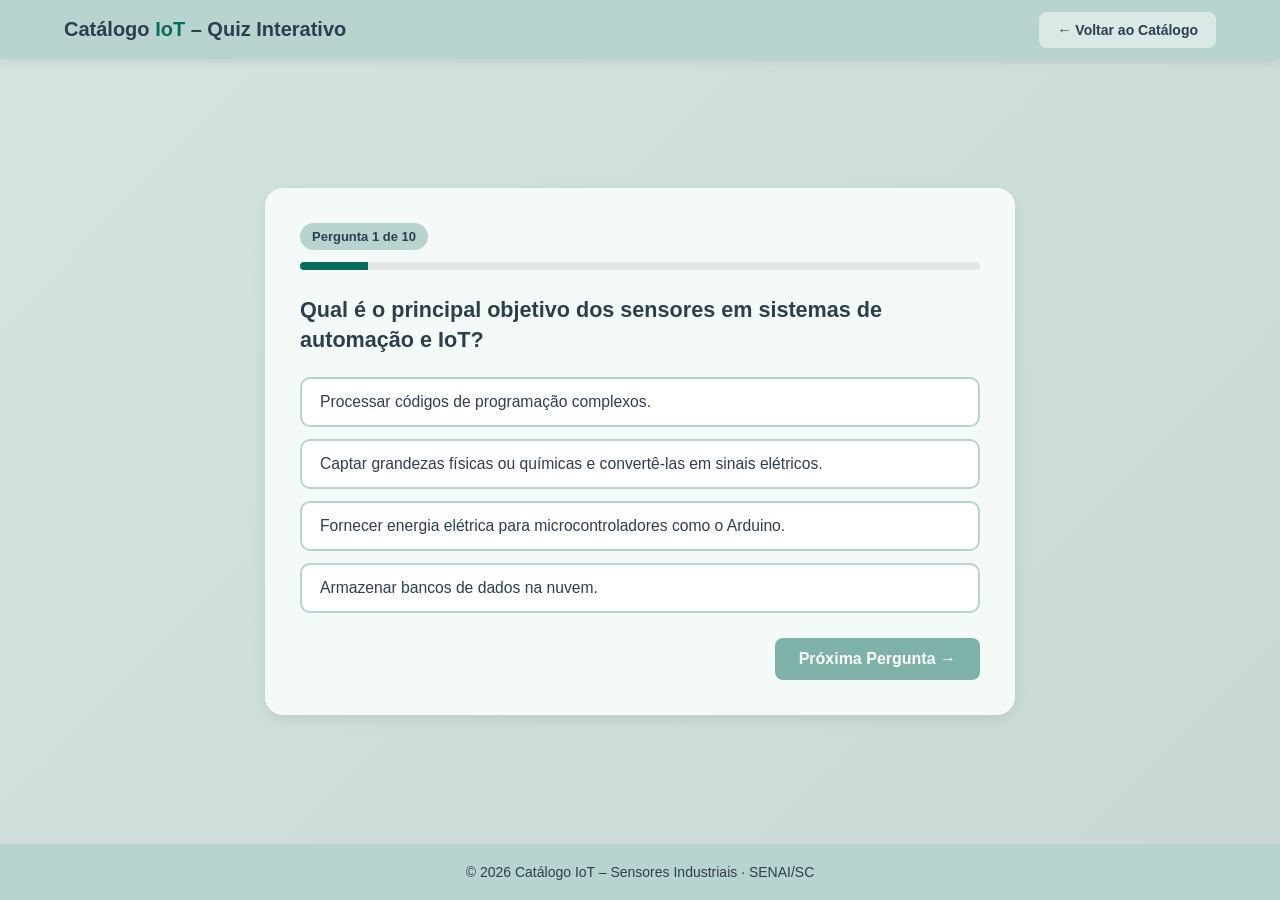
<file: quiz.html>
<!DOCTYPE html>
<html lang="pt-BR">
<head>
  <meta charset="UTF-8">
  <meta name="viewport" content="width=device-width, initial-scale=1.0">
  <title>Quiz IoT & Sensores Industriais | SENAI</title>
  <link rel="stylesheet" href="quiz.css">
  <script src="quiz.js" defer></script>
</head>
<body>

  <!-- ================= NAV ================= -->
  <nav>
    <div class="nav-container">
      <div class="brand">Catálogo <span>IoT</span> – Quiz Interativo</div>
      <div class="nav-links">
        <a class="nav-link" href="index.html">← Voltar ao Catálogo</a>
      </div>
    </div>
  </nav>

  <!-- ================= QUIZ CONTAINER ================= -->
  <main class="quiz-wrapper">
    <div class="quiz-card" id="quiz-card">
      
      <!-- Cabeçalho do Quiz -->
      <div class="quiz-header">
        <span class="quiz-badge" id="question-number">Pergunta 1 de 10</span>
        <div class="progress-bar-bg">
          <div class="progress-bar-fill" id="progress-fill"></div>
        </div>
      </div>

      <!-- Área de Pergunta e Opções -->
      <div id="quiz-content">
        <h2 class="question-title" id="question-text">Carregando pergunta...</h2>
        
        <div class="options-container" id="options-container">
          <!-- Opções geradas via JS -->
        </div>

        <div class="feedback" id="feedback" hidden>
          <p id="feedback-text"></p>
        </div>

        <div class="quiz-actions">
          <button id="btn-next" class="btn-quiz" disabled>Próxima Pergunta →</button>
        </div>
      </div>

      <!-- Tela de Resultados (Oculta por padrão) -->
      <div id="result-screen" style="display: none;" class="result-box">
        <h2>Quiz Concluído! </h2>
        <p class="score-text">Você acertou <span id="score-count">0</span> de <span id="total-questions">10</span> perguntas!</p>
        <div class="score-percentage" id="score-percentage">0%</div>
        <p class="score-message" id="score-message"></p>

        <div class="result-actions">
          <button id="btn-restart" class="btn-quiz">Tentar Novamente </button>
          <a href="index.html" class="btn-quiz btn-secondary">Voltar ao Catálogo </a>
        </div>
      </div>

    </div>
  </main>

  <footer>
    © <span id="year"></span> Catálogo IoT – Sensores Industriais · SENAI/SC
  </footer>

</body>
</html>
</file>
<file: styles.css>
* { margin: 0; padding: 0; box-sizing: border-box; }
:root {
  --mint-1:#d4e4e0; --mint-2:#c8d8d4; --mint-3:#b8d4ce; --mint-4:#a2c4bc;
  --ink:#2c3e50; --ink-2:#4a5a68; --white:#fff; --card:#f4faf8;
  --shadow: 0 4px 14px rgba(0,0,0,.08);
}
html { scroll-behavior:smooth; }
body {
  font-family: 'Segoe UI', Tahoma, Geneva, Verdana, sans-serif;
  background: linear-gradient(135deg, var(--mint-1) 0%, var(--mint-2) 100%);
  min-height:100vh; color:var(--ink); line-height:1.55;
}

.video-grid {
  display: grid;
  grid-template-columns: repeat(auto-fit, minmax(300px, 1fr));
  gap: 20px;
  margin-top: 20px;
}

.video-card {
  background: var(--bg-card, #ffffff);
  border-radius: 12px;
  padding: 15px;
  box-shadow: 0 4px 6px rgba(0,0,0,0.1);
  display: flex;
  flex-direction: column;
}

.video-card h3 {
  margin-top: 15px;
  font-size: 1.1rem;
  text-align: center;
}

.video-container {
  position: relative;
  width: 100%;
  padding-bottom: 56.25%; /* Proporção 16:9 */
  height: 0;
  overflow: hidden;
  border-radius: 8px;
}

.video-container iframe {
  position: absolute;
  top: 0;
  left: 0;
  width: 100%;
  height: 100%;
  border: 0;
}

/* Navegação */
nav { background-color: var(--mint-3); padding:18px 0; box-shadow:0 2px 10px rgba(0,0,0,.1); position:sticky; top:0; z-index:100; }
.nav-container { max-width:1400px; margin:0 auto; display:flex; justify-content:space-between; align-items:center; flex-wrap:wrap; gap:15px; padding:0 24px; }
.brand { font-weight:700; font-size:20px; color:var(--ink); }
.brand span { color:#0a6d5c; }
.nav-links { display:flex; flex-wrap:wrap; gap:10px; }
.nav-link { color:var(--ink); text-decoration:none; font-size:14px; font-weight:600; padding:10px 18px; border-radius:8px; transition:all .3s; background:rgba(255,255,255,.35); }
.nav-link:hover, .nav-link.active { background:rgba(255,255,255,.9); transform:translateY(-2px); box-shadow:0 4px 8px rgba(0,0,0,.15); }

/* Hero */
.hero { position:relative; min-height:60vh; display:flex; align-items:center; justify-content:center; padding:60px 20px; overflow:hidden; }
.hero::before { content:''; position:absolute; inset:0; background:url('images/hero.jpg') center/cover no-repeat; opacity:.35; }
.hero-content { position:relative; max-width:900px; text-align:center; }
.hero h1 { font-size:clamp(2rem,5vw,3.4rem); font-style:italic; color:var(--ink); margin-bottom:10px; }
.hero h2 { font-size:clamp(1.1rem,2.2vw,1.6rem); color:var(--ink-2); font-weight:500; }
.hero .tag { display:inline-block; margin-top:20px; padding:10px 22px; background:rgba(255,255,255,.7); border-radius:30px; font-weight:600; }

/* Seções */
section.page { padding:60px 22px; max-width:1300px; margin:0 auto; }
section.page h2.section-title { font-size:1.9rem; margin-bottom:14px; color:var(--ink); border-left:5px solid var(--mint-4); padding-left:14px; }
section.page p.lead { font-size:1.05rem; color:var(--ink-2); margin-bottom:24px; max-width:900px; }

/* Cards Arduino / Info */
.arduino-card { background:var(--card); border-radius:18px; box-shadow:var(--shadow); padding:32px; margin-bottom:26px; }
.arduino-card h3 { color:#0a6d5c; margin-bottom:10px; }
.arduino-card ul { margin-left:22px; }
.two-col { display:grid; grid-template-columns:1fr 1fr; gap:20px; }
@media(max-width:800px) { .two-col { grid-template-columns:1fr; } }

/* Filtros */
.filters { display:flex; flex-wrap:wrap; gap:12px; margin-bottom:26px; background:var(--card); padding:18px; border-radius:14px; box-shadow:var(--shadow); }
.filters input, .filters select { padding:10px 14px; border:1px solid #cfd8d5; border-radius:8px; font-size:14px; background:#fff; flex:1; min-width:180px; }

/* Grid de sensores */
.grid { display:grid; grid-template-columns:repeat(auto-fill,minmax(280px,1fr)); gap:22px; }
.sensor-card { background:var(--card); border-radius:16px; overflow:hidden; box-shadow:var(--shadow); display:flex; flex-direction:column; transition:transform .3s, box-shadow .3s; }
.sensor-card:hover { transform:translateY(-4px); box-shadow:0 10px 24px rgba(0,0,0,.14); }
.card-img { height:180px; overflow:hidden; background:#e6efec; display:flex; align-items:center; justify-content:center; }
.card-img img { width:100%; height:100%; object-fit:cover; }
.card-body { padding:18px; display:flex; flex-direction:column; gap:8px; flex:1; }
.badge { align-self:flex-start; background:var(--mint-3); color:var(--ink); font-size:12px; font-weight:700; padding:4px 10px; border-radius:20px; text-transform:uppercase; letter-spacing:.5px; }
.card-body h3 { font-size:1.15rem; color:var(--ink); }
.card-body .app { font-size:.9rem; color:var(--ink-2); }
.btn-detail { margin-top:auto; background:var(--mint-4); color:var(--ink); border:none; padding:9px 14px; border-radius:8px; cursor:pointer; font-weight:600; transition:background .2s; }
.btn-detail:hover { background:#8fb5ad; }
.details { margin-top:12px; font-size:.9rem; }
.details dt { font-weight:700; margin-top:8px; color:#0a6d5c; }
.details dd { margin-left:0; color:var(--ink-2); }

/* Códigos */
.prog-item { background:var(--card); margin-bottom:12px; border-radius:12px; box-shadow:var(--shadow); overflow:hidden; }
.prog-item summary { cursor:pointer; padding:14px 20px; font-weight:600; background:var(--mint-3); }
.prog-item pre { padding:16px 20px; overflow-x:auto; background:#1e2a30; color:#d8e4e0; font-size:13px; line-height:1.5; }
.code-block { background:#1e2a30; color:#d8e4e0; padding:16px; border-radius:10px; overflow-x:auto; }

/* Footer */
footer { background:var(--mint-3); text-align:center; padding:24px; margin-top:60px; color:var(--ink); font-size:14px; }

/* Utilitário: scroll acima do nav sticky */
section.page { scroll-margin-top:90px; }

/* Classes utilitárias */
.card-top-space { margin-top:20px; }
.about-paragraph { margin-top:10px; }
.empty-state { display:none; text-align:center; margin-top:30px; color:var(--ink-2); }
</file>
<file: quiz.css>
* { margin: 0; padding: 0; box-sizing: border-box; }

:root {
  --mint-1:#d4e4e0; 
  --mint-2:#c8d8d4; 
  --mint-3:#b8d4ce; 
  --mint-4:#a2c4bc;
  --ink:#2c3e50; 
  --ink-2:#4a5a68; 
  --white:#fff; 
  --card:#f4faf8;
  --shadow: 0 4px 14px rgba(0,0,0,.08);
  --correct: #2e7d32;
  --correct-bg: #e8f5e9;
  --wrong: #c62828;
  --wrong-bg: #ffebee;
}

body {
  font-family: 'Segoe UI', Tahoma, Geneva, Verdana, sans-serif;
  background: linear-gradient(135deg, var(--mint-1) 0%, var(--mint-2) 100%);
  min-height: 100vh;
  color: var(--ink);
  display: flex;
  flex-direction: column;
}

/* Navegação */
nav { 
  background-color: var(--mint-3); 
  padding: 18px 0; 
  box-shadow: 0 2px 10px rgba(0,0,0,.1); 
}
.nav-container { 
  max-width: 1200px; 
  margin: 0 auto; 
  display: flex; 
  justify-content: space-between; 
  align-items: center; 
  padding: 0 24px; 
}
.brand { font-weight: 700; font-size: 20px; color: var(--ink); }
.brand span { color: #0a6d5c; }
.nav-link { 
  color: var(--ink); 
  text-decoration: none; 
  font-size: 14px; 
  font-weight: 600; 
  padding: 10px 18px; 
  border-radius: 8px; 
  background: rgba(255,255,255,.5); 
  transition: all .3s; 
}
.nav-link:hover { background: rgba(255,255,255,.9); }

/* Conteúdo Principal */
.quiz-wrapper {
  flex: 1;
  display: flex;
  align-items: center;
  justify-content: center;
  padding: 40px 20px;
}

.quiz-card {
  background: var(--card);
  width: 100%;
  max-width: 750px;
  border-radius: 18px;
  box-shadow: var(--shadow);
  padding: 35px;
}

/* Progresso */
.quiz-header {
  margin-bottom: 25px;
}
.quiz-badge {
  display: inline-block;
  background: var(--mint-3);
  color: var(--ink);
  font-size: 13px;
  font-weight: 700;
  padding: 6px 12px;
  border-radius: 20px;
  margin-bottom: 12px;
}
.progress-bar-bg {
  width: 100%;
  height: 8px;
  background: #e0e8e5;
  border-radius: 10px;
  overflow: hidden;
}
.progress-bar-fill {
  height: 100%;
  width: 10%;
  background: #0a6d5c;
  transition: width 0.3s ease;
}

/* Perguntas e Opções */
.question-title {
  font-size: 1.35rem;
  color: var(--ink);
  margin-bottom: 22px;
  line-height: 1.4;
}

.options-container {
  display: flex;
  flex-direction: column;
  gap: 12px;
  margin-bottom: 25px;
}

.option-btn {
  background: #ffffff;
  border: 2px solid var(--mint-3);
  border-radius: 10px;
  padding: 14px 18px;
  text-align: left;
  font-size: 0.98rem;
  color: var(--ink);
  cursor: pointer;
  transition: all 0.2s ease;
  font-family: inherit;
}

.option-btn:hover:not([disabled]) {
  background: var(--mint-1);
  border-color: var(--mint-4);
  transform: translateY(-2px);
}

.option-btn.selected {
  border-color: #0a6d5c;
  background: #e6efec;
}

.option-btn.correct {
  background-color: var(--correct-bg) !important;
  border-color: var(--correct) !important;
  color: var(--correct) !important;
  font-weight: bold;
}

.option-btn.wrong {
  background-color: var(--wrong-bg) !important;
  border-color: var(--wrong) !important;
  color: var(--wrong) !important;
}

/* Feedback e Ações */
.feedback {
  padding: 14px;
  border-radius: 10px;
  margin-bottom: 20px;
  font-size: 0.95rem;
}
.feedback.correct-fb { background: var(--correct-bg); color: var(--correct); border: 1px solid var(--correct); }
.feedback.wrong-fb { background: var(--wrong-bg); color: var(--wrong); border: 1px solid var(--wrong); }

.quiz-actions {
  display: flex;
  justify-content: flex-end;
}

.btn-quiz {
  background: #0a6d5c;
  color: white;
  border: none;
  padding: 12px 24px;
  border-radius: 8px;
  font-size: 1rem;
  font-weight: 600;
  cursor: pointer;
  transition: background 0.2s, opacity 0.2s;
  text-decoration: none;
  display: inline-block;
}

.btn-quiz:hover:not([disabled]) {
  background: #085447;
}

.btn-quiz[disabled] {
  opacity: 0.5;
  cursor: not-allowed;
}

.btn-secondary {
  background: var(--ink-2);
}
.btn-secondary:hover {
  background: var(--ink);
}

/* Tela de Resultados */
.result-box {
  text-align: center;
  padding: 20px 0;
}
.result-box h2 {
  font-size: 2rem;
  color: var(--ink);
  margin-bottom: 10px;
}
.score-text {
  font-size: 1.1rem;
  color: var(--ink-2);
}
.score-percentage {
  font-size: 3.5rem;
  font-weight: 800;
  color: #0a6d5c;
  margin: 15px 0;
}
.score-message {
  font-size: 1.05rem;
  margin-bottom: 30px;
  color: var(--ink);
}
.result-actions {
  display: flex;
  gap: 15px;
  justify-content: center;
  flex-wrap: wrap;
}

footer { 
  background: var(--mint-3); 
  text-align: center; 
  padding: 20px; 
  color: var(--ink); 
  font-size: 14px; 
}
</file>
